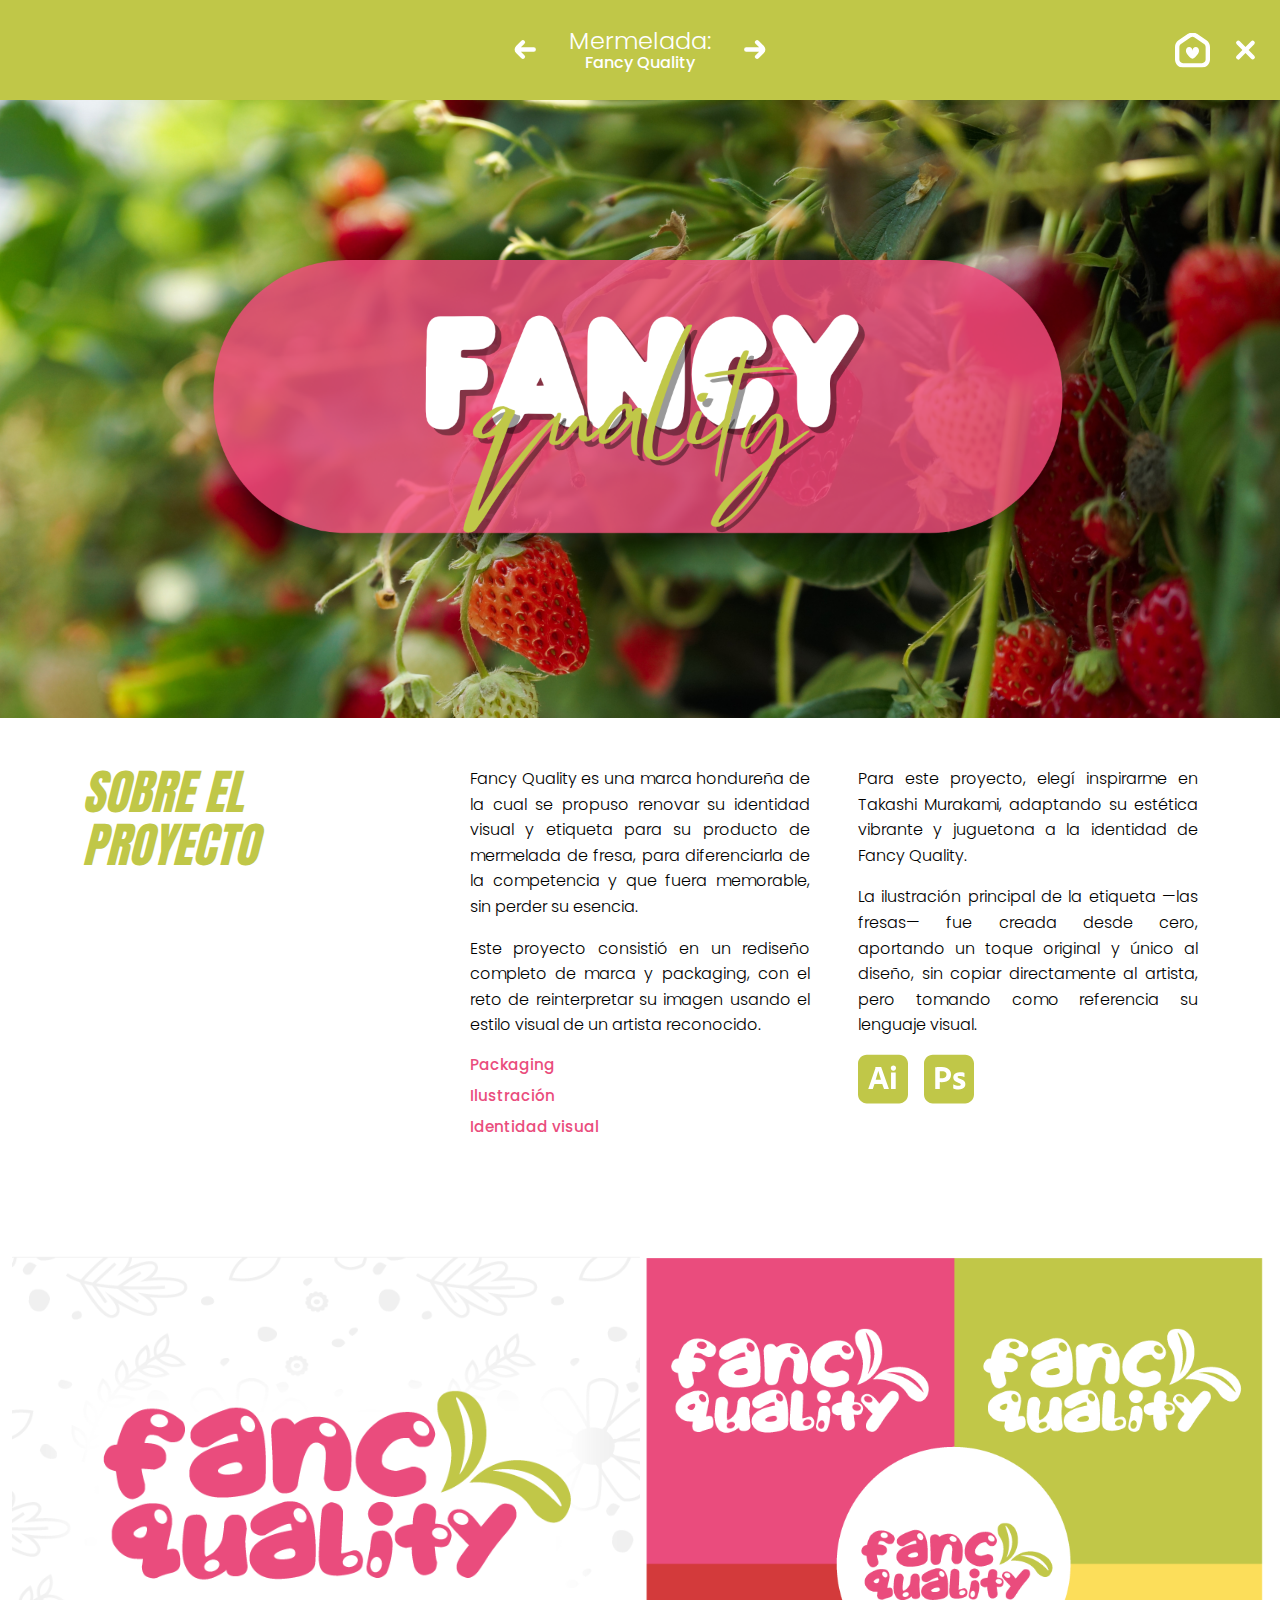
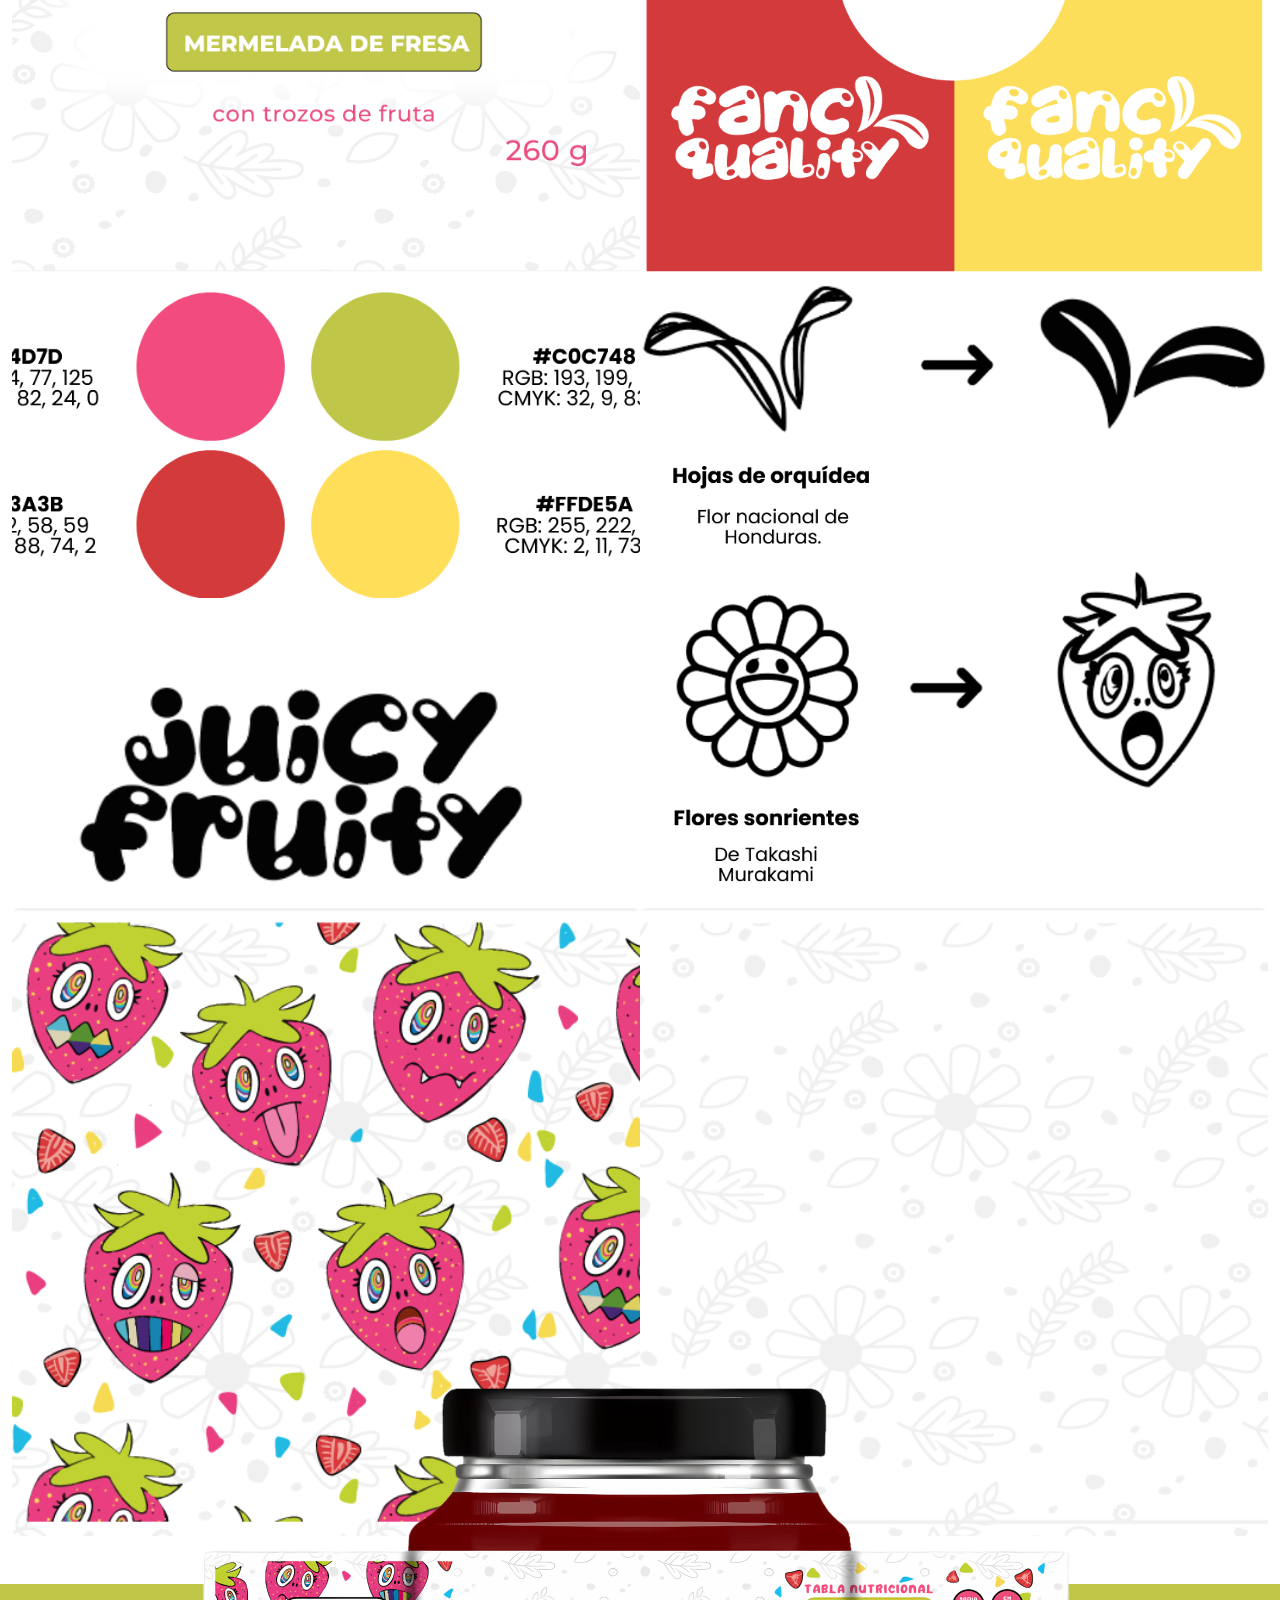
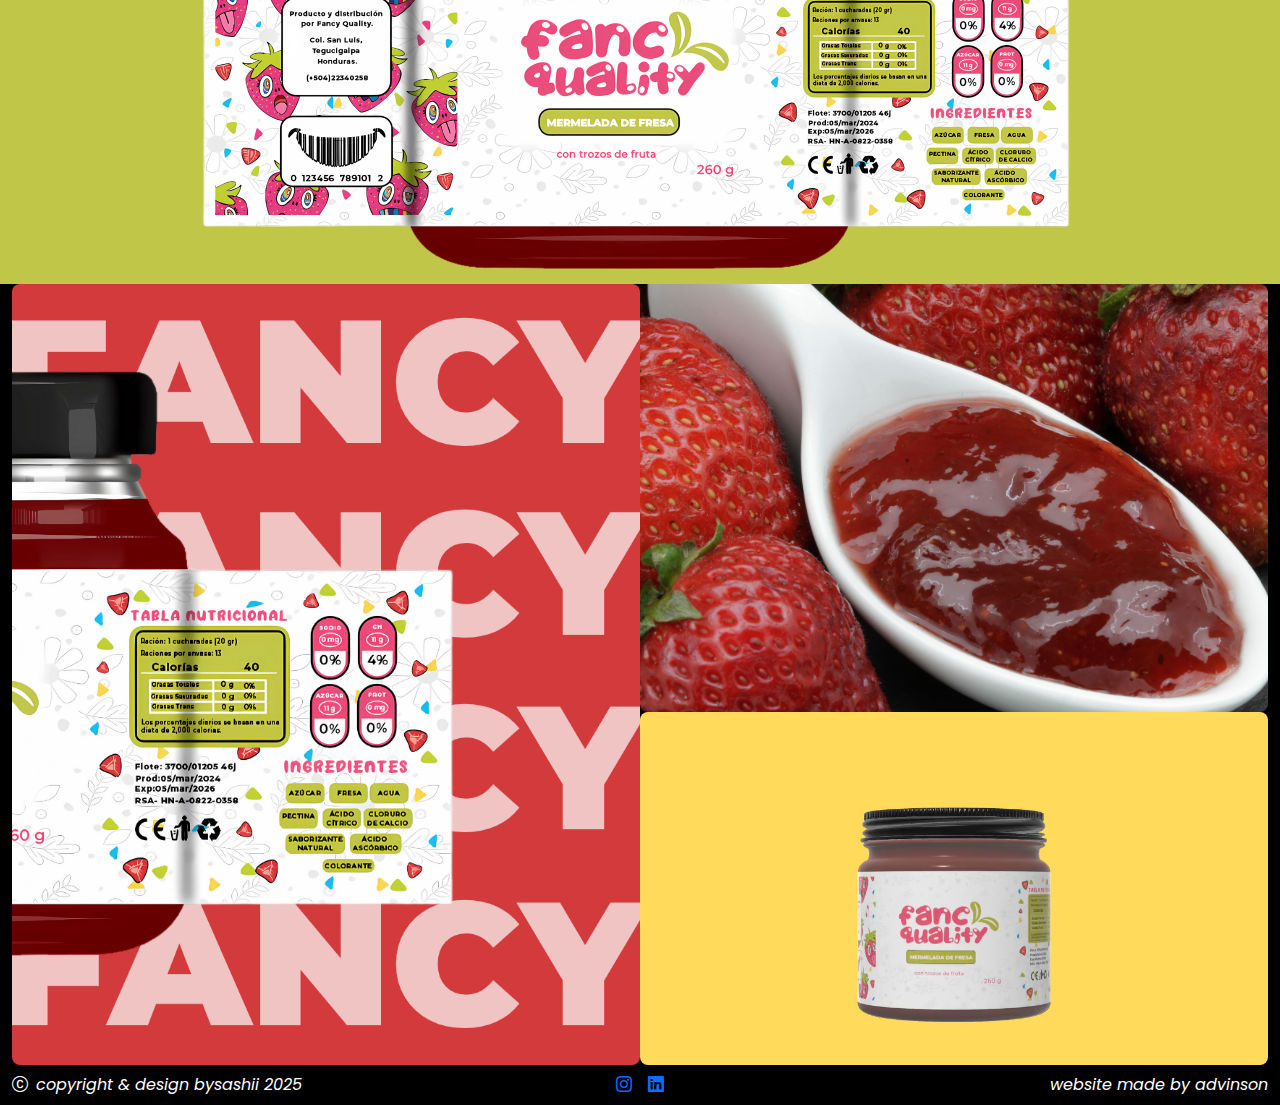
<file: Fancy Quality/fancyQuality.html>
<!DOCTYPE html>
<html lang="es">

<head>
    <meta charset="UTF-8" />
    <meta name="viewport" content="width=device-width, initial-scale=1.0" />
    <title>Fancy Quality</title>
    <!-- Bootstrap CSS -->
    <link href="https://cdn.jsdelivr.net/npm/bootstrap@5.3.3/dist/css/bootstrap.min.css" rel="stylesheet" />
    <link rel="stylesheet" href="https://cdn.jsdelivr.net/npm/bootstrap-icons@1.11.3/font/bootstrap-icons.css">
    <!-- Google Fonts -->
    <link href="https://fonts.googleapis.com/css2?family=Poppins:wght@300;400;500&display=swap" rel="stylesheet" />
    <link href="https://fonts.googleapis.com/css2?family=Anton&display=swap" rel="stylesheet" />
    <!-- Tu CSS personalizado -->
    <link rel="stylesheet" href="css/fancy-css.css" />
</head>

<body>

    <!-- NAVBAR -->
    <header class="navbar-exacto">
        <nav class="nav-container d-flex justify-content-between align-items-center" aria-label="Navegación principal">
            <div class="nav-arrows d-flex align-items-center">
                <!-- Flecha izquierda: ir a página-anterior.html -->
                <a href="../Laika/laika.html" class="arrow-link" aria-label="Página anterior">
                    <img src="../Gamezine/svg/arrow-small-left.svg" alt="" class="icon" />
                </a>

                <div class="nav-title text-center mx-3">
                    <p class="label">Mermelada:</p>
                    <p class="title">Fancy Quality</p>
                </div>

                <!-- Flecha derecha: ir a pagina-siguiente.html -->
                <a href="../Capixidil/capixidil.html" class="arrow-link" aria-label="Página siguiente">
                    <img src="../Gamezine/svg/arrow-small-right.svg" alt="" class="icon" />
                </a>
            </div>

            <div class="nav-icons">

                <a href="../index.html" class="btn p-0" aria-label="Cerrar">
                    <img src="../Gamezine/svg/home-heart.svg" alt="Cerrar" class="icon">
                </a>

                <a href="../index.html" class="btn p-0" aria-label="Cerrar">
                    <img src="../Gamezine/svg/cross-small.svg" alt="Cerrar" class="icon">
                </a>

            </div>
        </nav>
    </header>



    <!-- HERO SECTION -->
    <main class="hero-section container-fluid position-relative d-flex justify-content-center align-items-center px-0">

        <img src="img/portada.png" alt="Fancy Quality" class="hero-img img-fluid" />

    </main>


    <!-- SOBRE EL PROYECTO -->
    <section id="sobre-proyecto" class="py-5">
        <div class="container">
            <div class="row gx-5 align-items-start">

                <!-- Título -->
                <div class="col-12 col-lg-4 mb-4 mb-lg-0">
                    <h2 class="titulo-proyecto">Sobre el<br>proyecto</h2>
                </div>

                <!-- Texto + lista -->
                <div class="col-12 col-lg-4 mb-4 mb-lg-0">
                    <p>
                        Fancy Quality es una marca hondureña de la cual se propuso renovar su identidad
                        visual y etiqueta para su producto de mermelada de fresa, para diferenciarla de
                        la competencia y que fuera memorable, sin perder su esencia.
                    </p>
                    <p>
                        Este proyecto consistió en un rediseño completo de marca y packaging, con el reto
                        de reinterpretar su imagen usando el estilo visual de un artista reconocido.
                    </p>
                    <ul class="lista-tecnologias list-unstyled">
                        <li>Packaging</li>
                        <li>Ilustración</li>
                        <li>Identidad visual</li>
                    </ul>
                </div>

                <!-- Texto + iconos -->
                <div class="col-12 col-lg-4">
                    <p>
                        Para este proyecto, elegí inspirarme en Takashi Murakami, adaptando su estética
                        vibrante y juguetona a la identidad de Fancy Quality.
                    </p>
                    <p>
                        La ilustración principal de la etiqueta —las fresas— fue creada desde cero,
                        aportando un toque original y único al diseño, sin copiar directamente al artista,
                        pero tomando como referencia su lenguaje visual.
                    </p>
                    <div class="iconos-herramientas mt-3">
                        <div class="herramienta">
                            <img src="img/ai-qa.svg" alt="Adobe Illustrator" class="herramienta-icon" />
                        </div>
                        <div class="herramienta">
                            <img src="img/ps-fa.svg" alt="Adobe Photoshop" class="herramienta-icon" />
                        </div>
                    </div>

                </div>

            </div>
        </div>
    </section>



    <!-- GALERÍA DE IMÁGENES -->
    <section id="galeria" class="py-5">
        <div class="container-fluid">
            <div class="row gx-0 gy-0">
                <!-- Item 1 -->
                <div class="col-12 col-md-6">
                    <figure class="galeria-item">
                        <img src="img/fancyquality.png" alt="Descripción imagen 1" class="img-fluid" />
                    </figure>
                </div>
                <!-- Item 2 -->
                <div class="col-12 col-md-6">
                    <figure class="galeria-item">
                        <img src="img/logo.png" alt="Descripción imagen 2" class="img-fluid" />
                    </figure>
                </div>
                <!-- Item 3 -->
                <div class="col-12 col-md-6">
                    <figure class="galeria-item">
                        <img src="img/jf.png" alt="Descripción imagen 3" class="img-fluid" />
                    </figure>
                </div>
                <!-- Item 4 -->
                <div class="col-12 col-md-6">
                    <figure class="galeria-ite">
                        <img src="img/hojas.png" alt="Descripción imagen 4" class="img-fluid" />
                    </figure>
                </div>
                <!-- Item 5 -->
                <div class="col-12 col-md-6">
                    <figure class="galeria-item">
                        <img src="img/fresaspatron.png" alt="Descripción imagen 5" class="img-fluid" />
                    </figure>
                </div>
                <!-- Item 6 -->
                <div class="col-12 col-md-6">
                    <figure class="galeria-item">
                        <img src="img/patron.png" alt="Descripción imagen 6" class="img-fluid" />
                    </figure>
                </div>
            </div>
        </div>
    </section>


    <!-- SECTION: JARRA INVADIENDO -->
    <section id="jarra-invade" class="position-relative">
        <!-- sólo el fondo verde -->
        <div class="bg-verde"></div>

        <!-- ahora la imagen está “fuera” del flujo del fondo -->
        <img src="img/mockup.png" alt="Mermelada Fancy Quality" class="jarra-invade-img img-fluid" />
    </section>


    <!-- SECTION: IMAGEN + IMAGEN/VIDEO -->
    <section id="imagen-video">
        <div class="container-fluid">
            <!-- fila principal SIN gutter -->
            <div class="row g-0">

                <!-- Columna izquierda: quité mb-4, uso g-0 -->
                <div class="col-12 col-md-6 d-flex">
                    <figure class="fig-iso w-100">
                        <img src="img/etiqueta.png" alt="Etiqueta" class="img-fluid cover" />
                    </figure>
                </div>

                <!-- Columna derecha: igualmente SIN gutter -->
                <div class="col-12 col-md-6 d-flex flex-column">
                    <!-- fila interna SIN gutter -->
                    <div class="row g-0 flex-grow-1">

                        <!-- Fila 1: imagen -->
                        <div class="col-12">
                            <figure class="fig-iso w-100">
                                <img src="img/mermelada.png" alt="Mermelada" class="img-fluid cover" />
                            </figure>
                        </div>

                        <!-- Fila 2: video -->
                        <div class="col-12">
                            <div class="video-wrap position-relative">
                                <video id="video-fancy" src="img/videofinal.mp4" muted autoplay playsinline
                                    webkit-playsinline loop preload="metadata"
                                    class="video-loop position-absolute top-0 start-0 w-100 h-100">
                                </video>
                            </div>
                        </div>

                    </div>
                </div>

            </div>
        </div>
    </section>






    <!-- ===== FOOTER ===== -->
    <footer class="site-footer">
        <div class="container-xxl py-2">
            <div class="row align-items-center text-center text-lg-start gx-0">
                <div class="col-12 col-lg-4 mb-2 mb-lg-0">
                    <i class="bi bi-c-circle me-2"></i><em>copyright & design bysashii 2025</em>
                </div>

                <div class="col-12 col-lg-4 d-flex justify-content-center gap-3 mb-2 mb-lg-0">
                    <a href="https://www.instagram.com/bysashiii/" class="social-link"><i
                            class="bi bi-instagram"></i></a>
                    <a href="https://www.linkedin.com/in/scarlethmassou/"" class=" social-link circle"><i
                            class="bi bi-linkedin"></i></a>
                </div>

                <div class="col-12 col-lg-4 text-lg-end">
                    <em>website made by advinson</em>
                </div>
            </div>
        </div>
    </footer>


    <!-- Script para numeración interactiva -->
    <script src="https://cdn.jsdelivr.net/npm/bootstrap@5.3.3/dist/js/bootstrap.bundle.min.js"></script>

    <script src="js/fq.js"></script>
</body>

</html>
</file>
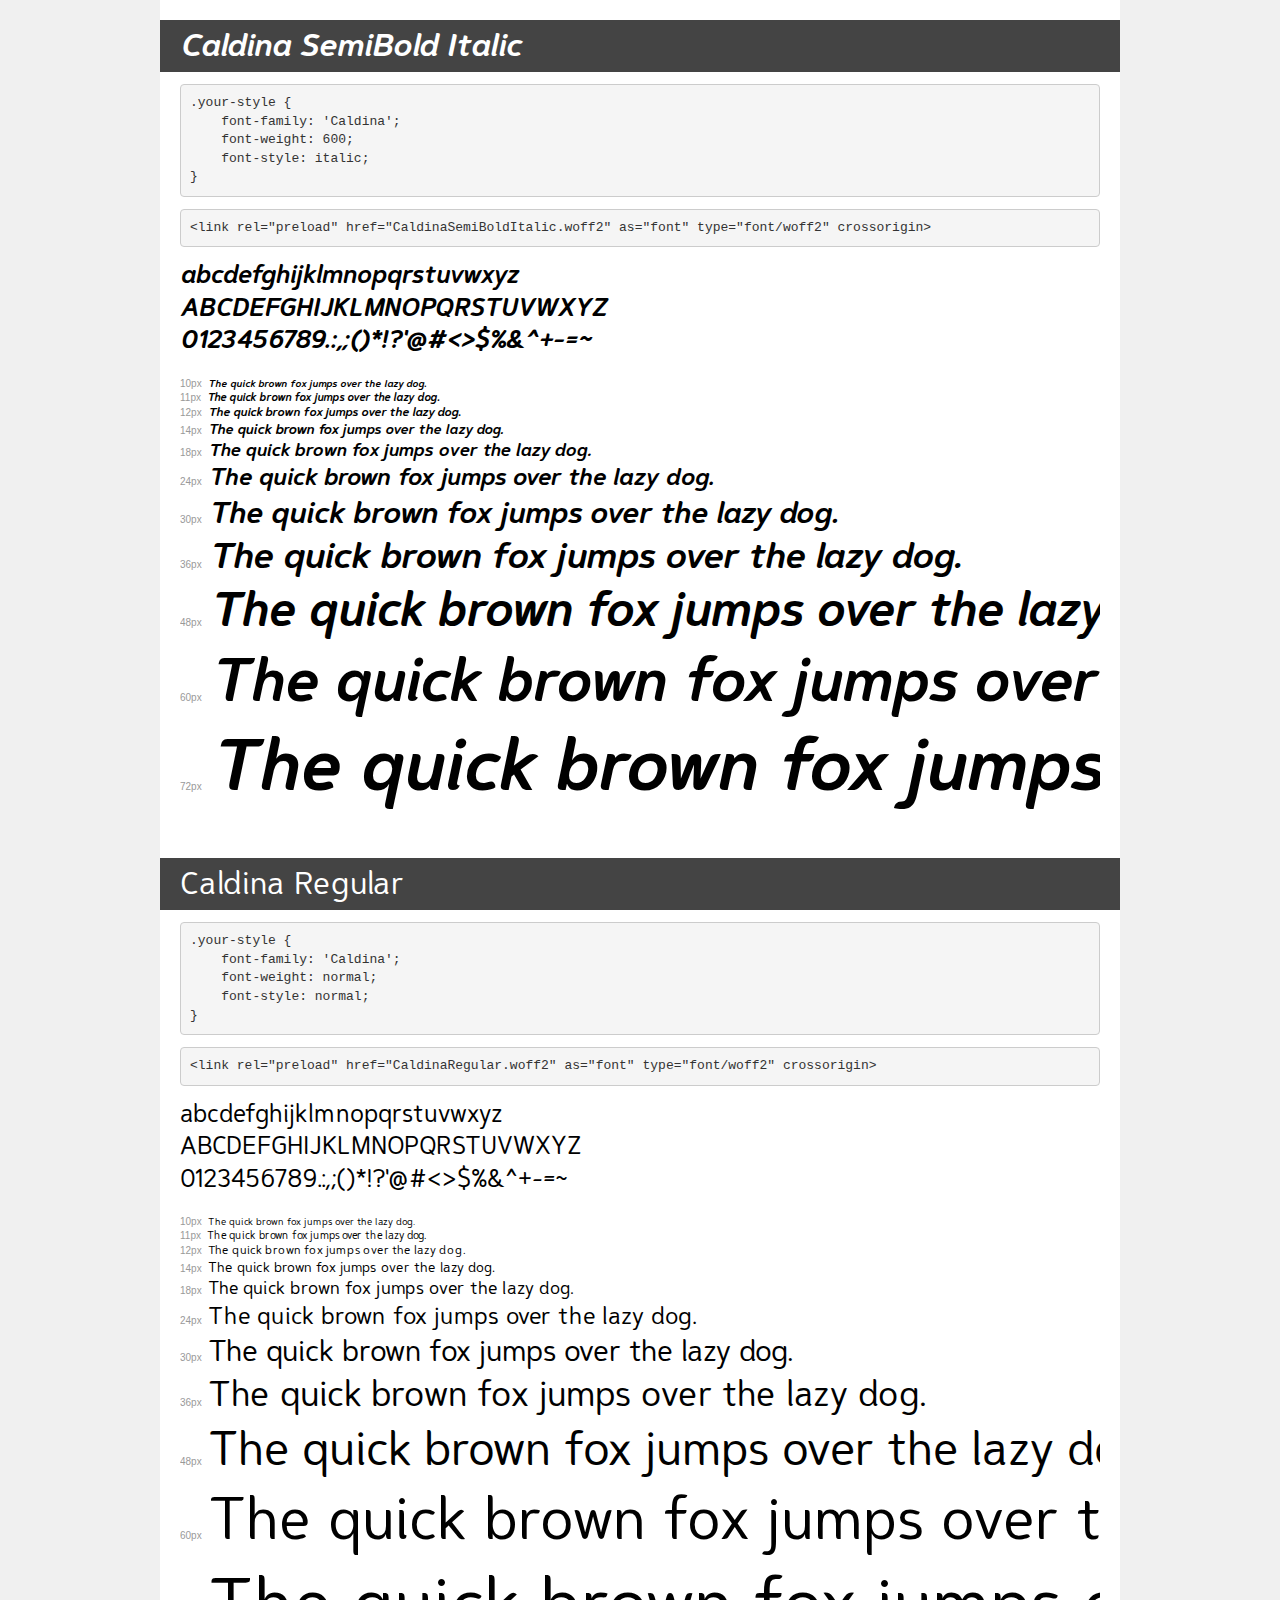
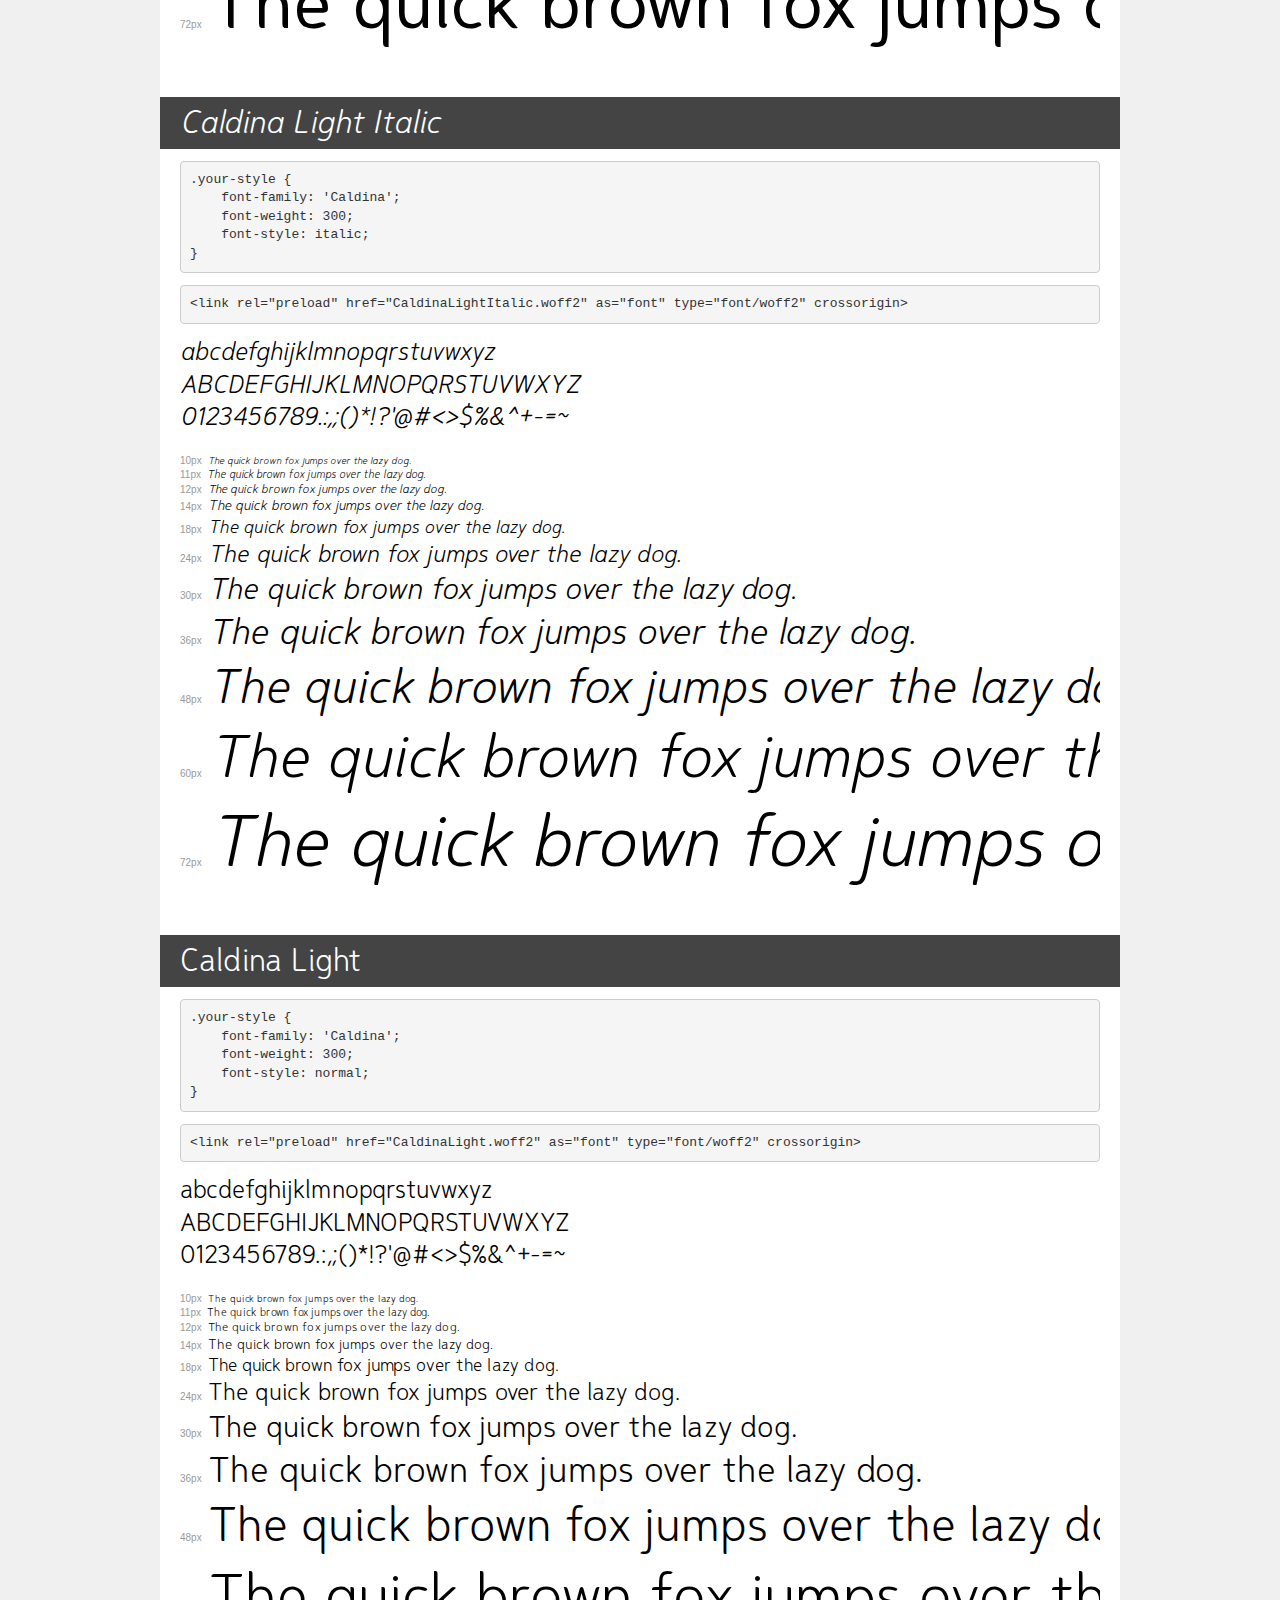
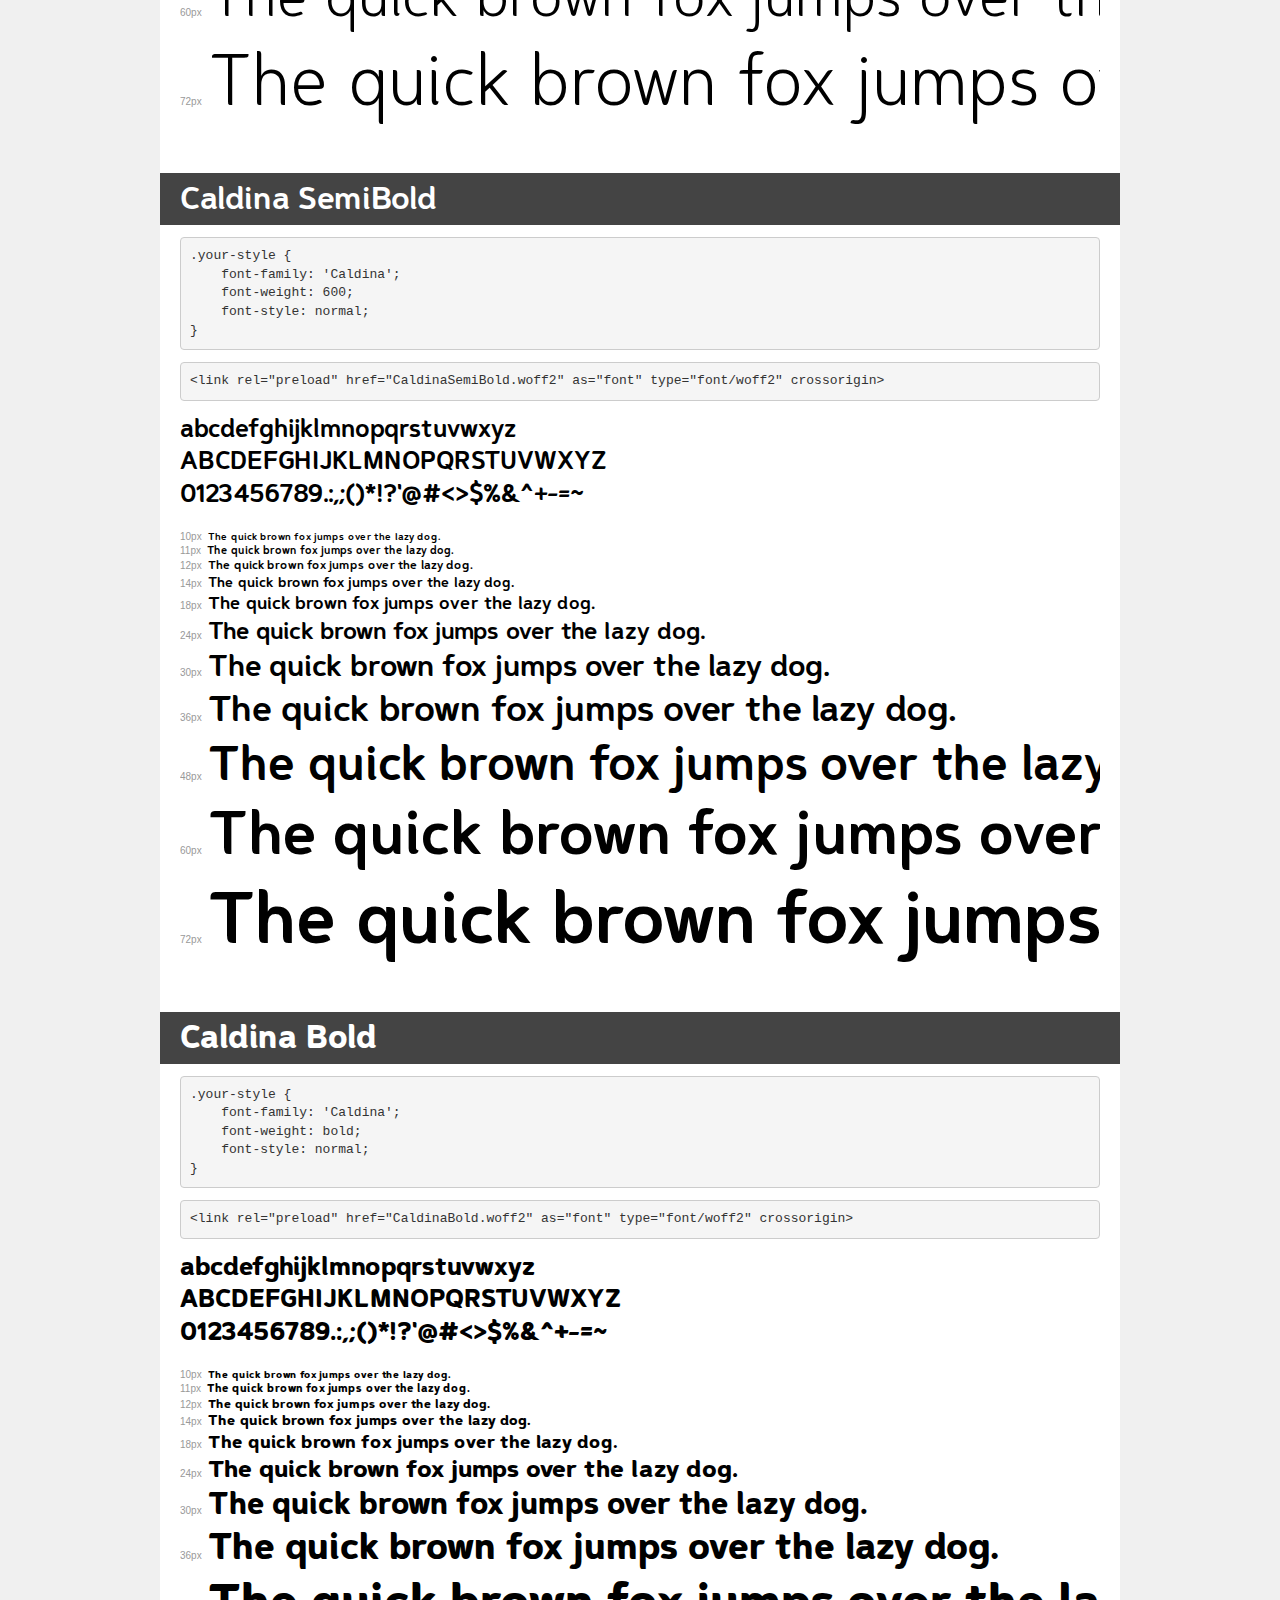
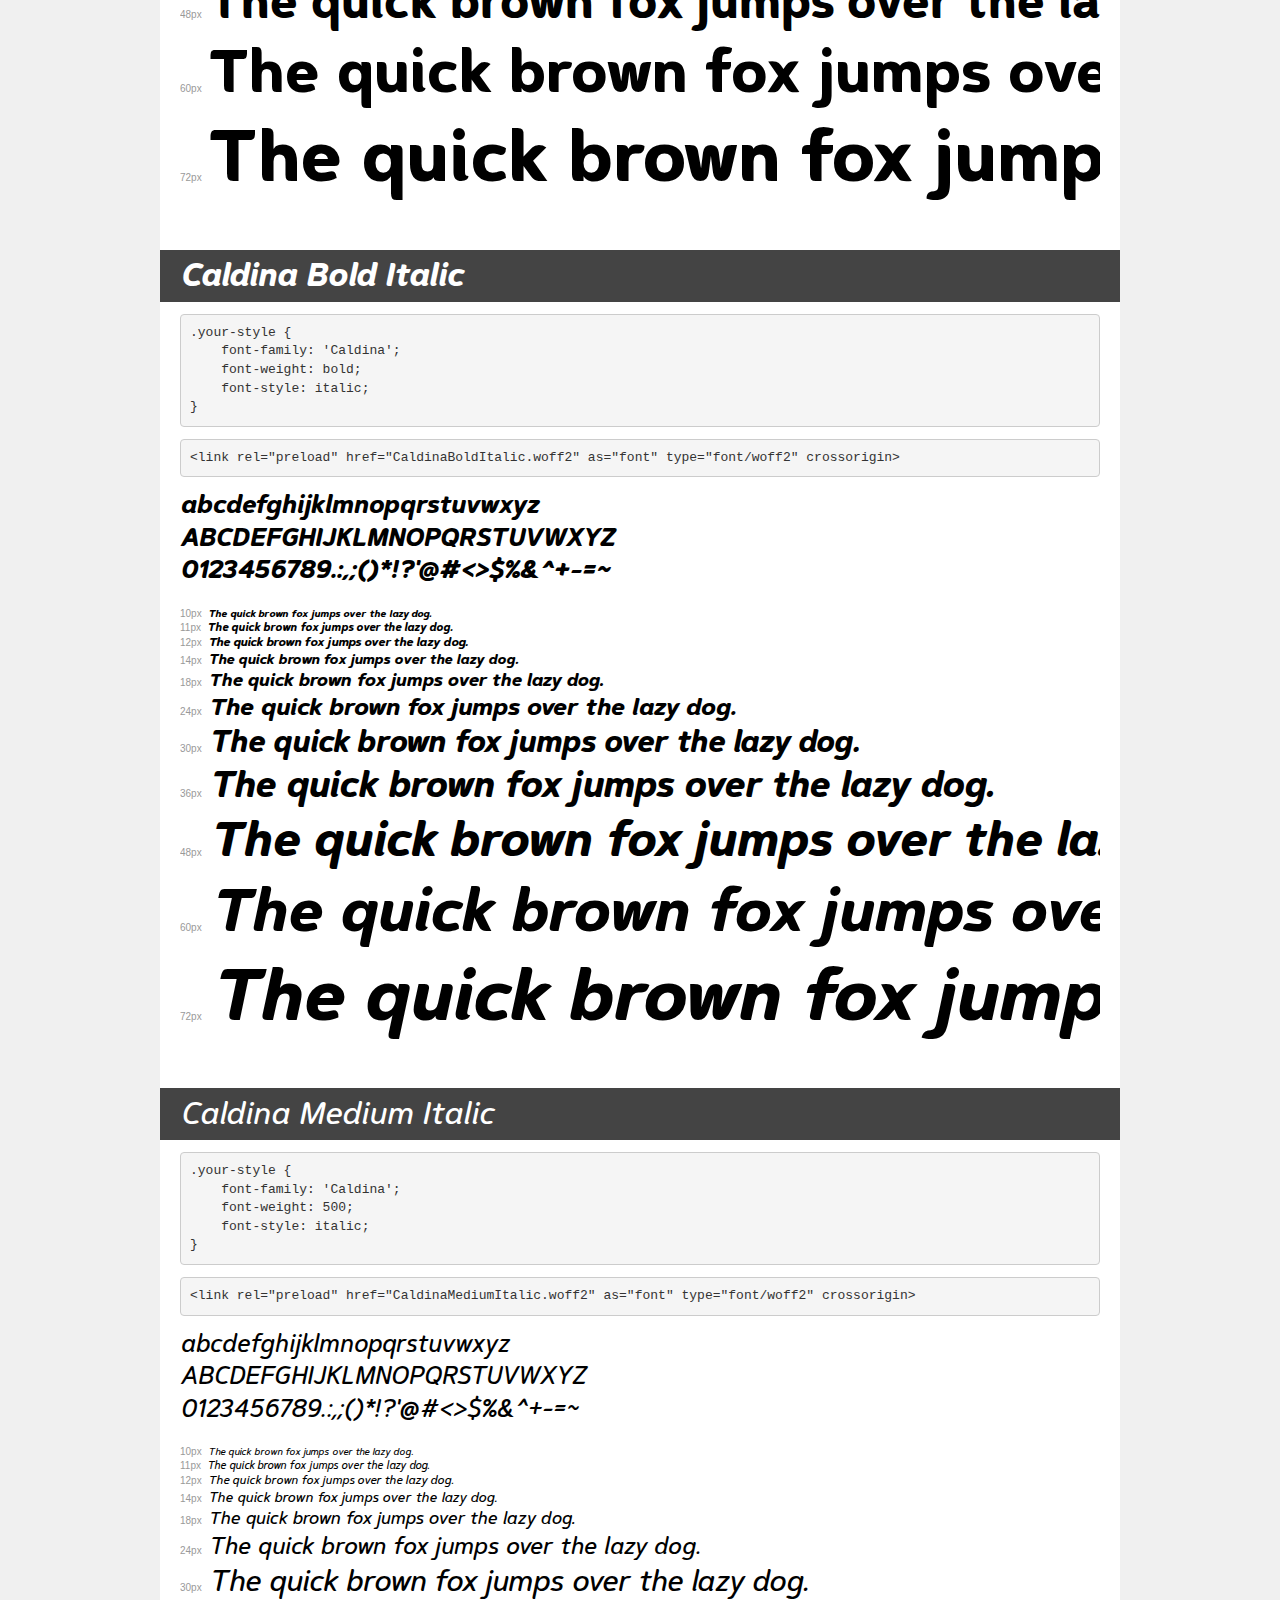
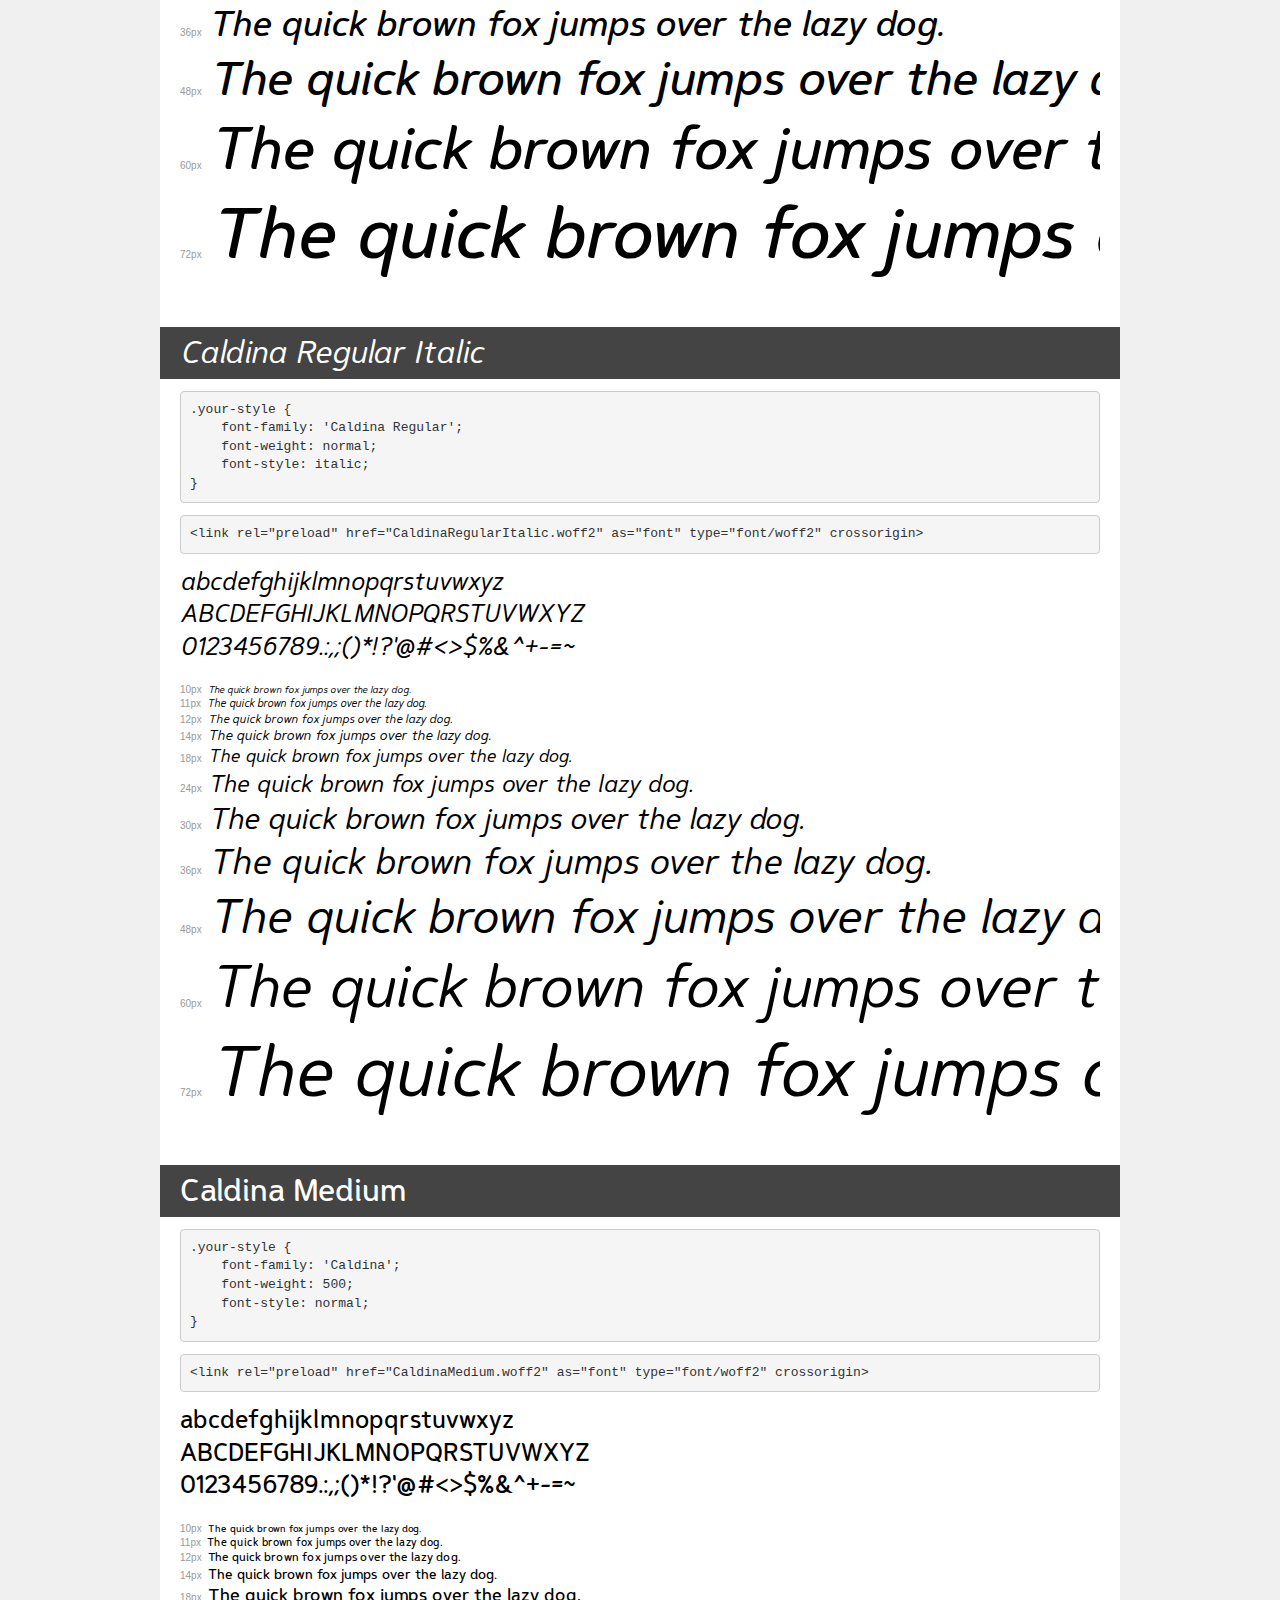
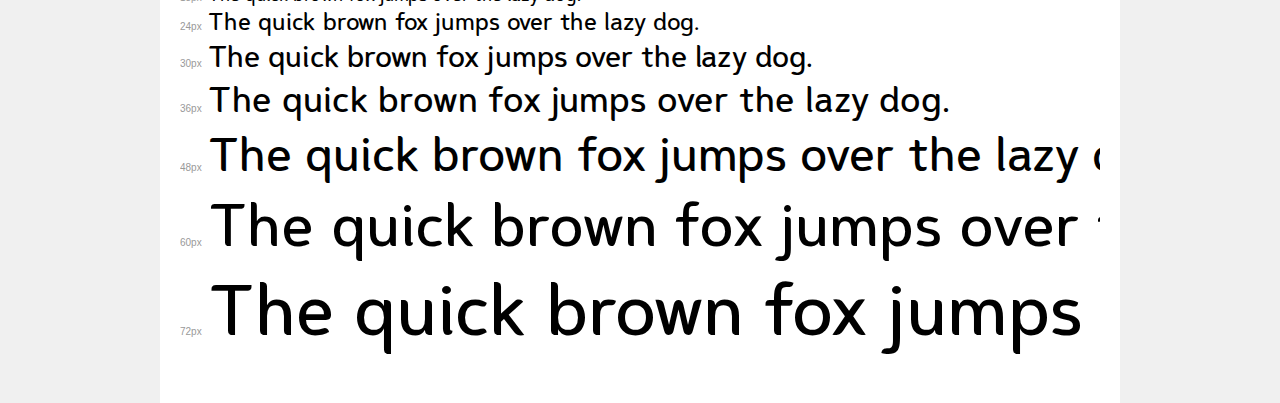
<file: fonts/caldina/demo.html>
<!DOCTYPE html>
<html lang="en">
<head>
    <meta charset="utf-8">
    <meta http-equiv="X-UA-Compatible" content="IE=edge">
    <meta name="viewport" content="width=device-width, initial-scale=1">
    <meta name="robots" content="noindex, noarchive">
    <meta name="format-detection" content="telephone=no">
    <title>Transfonter demo</title>
    <link href="stylesheet.css" rel="stylesheet">
    <style>
        /*
        http://meyerweb.com/eric/tools/css/reset/
        v2.0 | 20110126
        License: none (public domain)
        */
        html, body, div, span, applet, object, iframe,
        h1, h2, h3, h4, h5, h6, p, blockquote, pre,
        a, abbr, acronym, address, big, cite, code,
        del, dfn, em, img, ins, kbd, q, s, samp,
        small, strike, strong, sub, sup, tt, var,
        b, u, i, center,
        dl, dt, dd, ol, ul, li,
        fieldset, form, label, legend,
        table, caption, tbody, tfoot, thead, tr, th, td,
        article, aside, canvas, details, embed,
        figure, figcaption, footer, header, hgroup,
        menu, nav, output, ruby, section, summary,
        time, mark, audio, video {
            margin: 0;
            padding: 0;
            border: 0;
            font-size: 100%;
            font: inherit;
            vertical-align: baseline;
        }
        /* HTML5 display-role reset for older browsers */
        article, aside, details, figcaption, figure,
        footer, header, hgroup, menu, nav, section {
            display: block;
        }
        body {
            line-height: 1;
        }
        ol, ul {
            list-style: none;
        }
        blockquote, q {
            quotes: none;
        }
        blockquote:before, blockquote:after,
        q:before, q:after {
            content: '';
            content: none;
        }
        table {
            border-collapse: collapse;
            border-spacing: 0;
        }
        /* demo styles */
        body {
            background: #f0f0f0;
            color: #000;
        }
        .page {
            background: #fff;
            width: 920px;
            margin: 0 auto;
            padding: 20px 20px 0 20px;
            overflow: hidden;
        }
        .font-container {
            overflow-x: auto;
            overflow-y: hidden;
            margin-bottom: 40px;
            line-height: 1.3;
            white-space: nowrap;
            padding-bottom: 5px;
        }
        h1 {
            position: relative;
            background: #444;
            font-size: 32px;
            color: #fff;
            padding: 10px 20px;
            margin: 0 -20px 12px -20px;
        }
        .letters {
            font-size: 25px;
            margin-bottom: 20px;
        }
        .s10:before {
            content: '10px';
        }
        .s11:before {
            content: '11px';
        }
        .s12:before {
            content: '12px';
        }
        .s14:before {
            content: '14px';
        }
        .s18:before {
            content: '18px';
        }
        .s24:before {
            content: '24px';
        }
        .s30:before {
            content: '30px';
        }
        .s36:before {
            content: '36px';
        }
        .s48:before {
            content: '48px';
        }
        .s60:before {
            content: '60px';
        }
        .s72:before {
            content: '72px';
        }
        .s10:before, .s11:before, .s12:before, .s14:before,
        .s18:before, .s24:before, .s30:before, .s36:before,
        .s48:before, .s60:before, .s72:before {
            font-family: Arial, sans-serif;
            font-size: 10px;
            font-weight: normal;
            font-style: normal;
            color: #999;
            padding-right: 6px;
        }
        pre {
            display: block;
            padding: 9px;
            margin: 0 0 12px;
            font-family: Monaco, Menlo, Consolas, "Courier New", monospace;
            font-size: 13px;
            line-height: 1.428571429;
            color: #333;
            font-weight: normal;
            font-style: normal;
            background-color: #f5f5f5;
            border: 1px solid #ccc;
            overflow-x: auto;
            border-radius: 4px;
        }
        /* responsive */
        @media (max-width: 959px) {
            .page {
                width: auto;
                margin: 0;
            }
        }
    </style>
</head>
<body>
<div class="page">
    <div class="demo">
        <h1 style="font-family: 'Caldina'; font-weight: 600; font-style: italic;">Caldina SemiBold Italic</h1>
        <pre title="Usage">.your-style {
    font-family: 'Caldina';
    font-weight: 600;
    font-style: italic;
}</pre>
        <pre title="Preload (optional)">
&lt;link rel=&quot;preload&quot; href=&quot;CaldinaSemiBoldItalic.woff2&quot; as=&quot;font&quot; type=&quot;font/woff2&quot; crossorigin&gt;</pre>
        <div class="font-container" style="font-family: 'Caldina'; font-weight: 600; font-style: italic;">
            <p class="letters">
                abcdefghijklmnopqrstuvwxyz<br>
ABCDEFGHIJKLMNOPQRSTUVWXYZ<br>
                0123456789.:,;()*!?'@#&lt;&gt;$%&^+-=~
            </p>
            <p class="s10" style="font-size: 10px;">The quick brown fox jumps over the lazy dog.</p>
            <p class="s11" style="font-size: 11px;">The quick brown fox jumps over the lazy dog.</p>
            <p class="s12" style="font-size: 12px;">The quick brown fox jumps over the lazy dog.</p>
            <p class="s14" style="font-size: 14px;">The quick brown fox jumps over the lazy dog.</p>
            <p class="s18" style="font-size: 18px;">The quick brown fox jumps over the lazy dog.</p>
            <p class="s24" style="font-size: 24px;">The quick brown fox jumps over the lazy dog.</p>
            <p class="s30" style="font-size: 30px;">The quick brown fox jumps over the lazy dog.</p>
            <p class="s36" style="font-size: 36px;">The quick brown fox jumps over the lazy dog.</p>
            <p class="s48" style="font-size: 48px;">The quick brown fox jumps over the lazy dog.</p>
            <p class="s60" style="font-size: 60px;">The quick brown fox jumps over the lazy dog.</p>
            <p class="s72" style="font-size: 72px;">The quick brown fox jumps over the lazy dog.</p>
        </div>
    </div>

    <div class="demo">
        <h1 style="font-family: 'Caldina'; font-weight: normal; font-style: normal;">Caldina Regular</h1>
        <pre title="Usage">.your-style {
    font-family: 'Caldina';
    font-weight: normal;
    font-style: normal;
}</pre>
        <pre title="Preload (optional)">
&lt;link rel=&quot;preload&quot; href=&quot;CaldinaRegular.woff2&quot; as=&quot;font&quot; type=&quot;font/woff2&quot; crossorigin&gt;</pre>
        <div class="font-container" style="font-family: 'Caldina'; font-weight: normal; font-style: normal;">
            <p class="letters">
                abcdefghijklmnopqrstuvwxyz<br>
ABCDEFGHIJKLMNOPQRSTUVWXYZ<br>
                0123456789.:,;()*!?'@#&lt;&gt;$%&^+-=~
            </p>
            <p class="s10" style="font-size: 10px;">The quick brown fox jumps over the lazy dog.</p>
            <p class="s11" style="font-size: 11px;">The quick brown fox jumps over the lazy dog.</p>
            <p class="s12" style="font-size: 12px;">The quick brown fox jumps over the lazy dog.</p>
            <p class="s14" style="font-size: 14px;">The quick brown fox jumps over the lazy dog.</p>
            <p class="s18" style="font-size: 18px;">The quick brown fox jumps over the lazy dog.</p>
            <p class="s24" style="font-size: 24px;">The quick brown fox jumps over the lazy dog.</p>
            <p class="s30" style="font-size: 30px;">The quick brown fox jumps over the lazy dog.</p>
            <p class="s36" style="font-size: 36px;">The quick brown fox jumps over the lazy dog.</p>
            <p class="s48" style="font-size: 48px;">The quick brown fox jumps over the lazy dog.</p>
            <p class="s60" style="font-size: 60px;">The quick brown fox jumps over the lazy dog.</p>
            <p class="s72" style="font-size: 72px;">The quick brown fox jumps over the lazy dog.</p>
        </div>
    </div>

    <div class="demo">
        <h1 style="font-family: 'Caldina'; font-weight: 300; font-style: italic;">Caldina Light Italic</h1>
        <pre title="Usage">.your-style {
    font-family: 'Caldina';
    font-weight: 300;
    font-style: italic;
}</pre>
        <pre title="Preload (optional)">
&lt;link rel=&quot;preload&quot; href=&quot;CaldinaLightItalic.woff2&quot; as=&quot;font&quot; type=&quot;font/woff2&quot; crossorigin&gt;</pre>
        <div class="font-container" style="font-family: 'Caldina'; font-weight: 300; font-style: italic;">
            <p class="letters">
                abcdefghijklmnopqrstuvwxyz<br>
ABCDEFGHIJKLMNOPQRSTUVWXYZ<br>
                0123456789.:,;()*!?'@#&lt;&gt;$%&^+-=~
            </p>
            <p class="s10" style="font-size: 10px;">The quick brown fox jumps over the lazy dog.</p>
            <p class="s11" style="font-size: 11px;">The quick brown fox jumps over the lazy dog.</p>
            <p class="s12" style="font-size: 12px;">The quick brown fox jumps over the lazy dog.</p>
            <p class="s14" style="font-size: 14px;">The quick brown fox jumps over the lazy dog.</p>
            <p class="s18" style="font-size: 18px;">The quick brown fox jumps over the lazy dog.</p>
            <p class="s24" style="font-size: 24px;">The quick brown fox jumps over the lazy dog.</p>
            <p class="s30" style="font-size: 30px;">The quick brown fox jumps over the lazy dog.</p>
            <p class="s36" style="font-size: 36px;">The quick brown fox jumps over the lazy dog.</p>
            <p class="s48" style="font-size: 48px;">The quick brown fox jumps over the lazy dog.</p>
            <p class="s60" style="font-size: 60px;">The quick brown fox jumps over the lazy dog.</p>
            <p class="s72" style="font-size: 72px;">The quick brown fox jumps over the lazy dog.</p>
        </div>
    </div>

    <div class="demo">
        <h1 style="font-family: 'Caldina'; font-weight: 300; font-style: normal;">Caldina Light</h1>
        <pre title="Usage">.your-style {
    font-family: 'Caldina';
    font-weight: 300;
    font-style: normal;
}</pre>
        <pre title="Preload (optional)">
&lt;link rel=&quot;preload&quot; href=&quot;CaldinaLight.woff2&quot; as=&quot;font&quot; type=&quot;font/woff2&quot; crossorigin&gt;</pre>
        <div class="font-container" style="font-family: 'Caldina'; font-weight: 300; font-style: normal;">
            <p class="letters">
                abcdefghijklmnopqrstuvwxyz<br>
ABCDEFGHIJKLMNOPQRSTUVWXYZ<br>
                0123456789.:,;()*!?'@#&lt;&gt;$%&^+-=~
            </p>
            <p class="s10" style="font-size: 10px;">The quick brown fox jumps over the lazy dog.</p>
            <p class="s11" style="font-size: 11px;">The quick brown fox jumps over the lazy dog.</p>
            <p class="s12" style="font-size: 12px;">The quick brown fox jumps over the lazy dog.</p>
            <p class="s14" style="font-size: 14px;">The quick brown fox jumps over the lazy dog.</p>
            <p class="s18" style="font-size: 18px;">The quick brown fox jumps over the lazy dog.</p>
            <p class="s24" style="font-size: 24px;">The quick brown fox jumps over the lazy dog.</p>
            <p class="s30" style="font-size: 30px;">The quick brown fox jumps over the lazy dog.</p>
            <p class="s36" style="font-size: 36px;">The quick brown fox jumps over the lazy dog.</p>
            <p class="s48" style="font-size: 48px;">The quick brown fox jumps over the lazy dog.</p>
            <p class="s60" style="font-size: 60px;">The quick brown fox jumps over the lazy dog.</p>
            <p class="s72" style="font-size: 72px;">The quick brown fox jumps over the lazy dog.</p>
        </div>
    </div>

    <div class="demo">
        <h1 style="font-family: 'Caldina'; font-weight: 600; font-style: normal;">Caldina SemiBold</h1>
        <pre title="Usage">.your-style {
    font-family: 'Caldina';
    font-weight: 600;
    font-style: normal;
}</pre>
        <pre title="Preload (optional)">
&lt;link rel=&quot;preload&quot; href=&quot;CaldinaSemiBold.woff2&quot; as=&quot;font&quot; type=&quot;font/woff2&quot; crossorigin&gt;</pre>
        <div class="font-container" style="font-family: 'Caldina'; font-weight: 600; font-style: normal;">
            <p class="letters">
                abcdefghijklmnopqrstuvwxyz<br>
ABCDEFGHIJKLMNOPQRSTUVWXYZ<br>
                0123456789.:,;()*!?'@#&lt;&gt;$%&^+-=~
            </p>
            <p class="s10" style="font-size: 10px;">The quick brown fox jumps over the lazy dog.</p>
            <p class="s11" style="font-size: 11px;">The quick brown fox jumps over the lazy dog.</p>
            <p class="s12" style="font-size: 12px;">The quick brown fox jumps over the lazy dog.</p>
            <p class="s14" style="font-size: 14px;">The quick brown fox jumps over the lazy dog.</p>
            <p class="s18" style="font-size: 18px;">The quick brown fox jumps over the lazy dog.</p>
            <p class="s24" style="font-size: 24px;">The quick brown fox jumps over the lazy dog.</p>
            <p class="s30" style="font-size: 30px;">The quick brown fox jumps over the lazy dog.</p>
            <p class="s36" style="font-size: 36px;">The quick brown fox jumps over the lazy dog.</p>
            <p class="s48" style="font-size: 48px;">The quick brown fox jumps over the lazy dog.</p>
            <p class="s60" style="font-size: 60px;">The quick brown fox jumps over the lazy dog.</p>
            <p class="s72" style="font-size: 72px;">The quick brown fox jumps over the lazy dog.</p>
        </div>
    </div>

    <div class="demo">
        <h1 style="font-family: 'Caldina'; font-weight: bold; font-style: normal;">Caldina Bold</h1>
        <pre title="Usage">.your-style {
    font-family: 'Caldina';
    font-weight: bold;
    font-style: normal;
}</pre>
        <pre title="Preload (optional)">
&lt;link rel=&quot;preload&quot; href=&quot;CaldinaBold.woff2&quot; as=&quot;font&quot; type=&quot;font/woff2&quot; crossorigin&gt;</pre>
        <div class="font-container" style="font-family: 'Caldina'; font-weight: bold; font-style: normal;">
            <p class="letters">
                abcdefghijklmnopqrstuvwxyz<br>
ABCDEFGHIJKLMNOPQRSTUVWXYZ<br>
                0123456789.:,;()*!?'@#&lt;&gt;$%&^+-=~
            </p>
            <p class="s10" style="font-size: 10px;">The quick brown fox jumps over the lazy dog.</p>
            <p class="s11" style="font-size: 11px;">The quick brown fox jumps over the lazy dog.</p>
            <p class="s12" style="font-size: 12px;">The quick brown fox jumps over the lazy dog.</p>
            <p class="s14" style="font-size: 14px;">The quick brown fox jumps over the lazy dog.</p>
            <p class="s18" style="font-size: 18px;">The quick brown fox jumps over the lazy dog.</p>
            <p class="s24" style="font-size: 24px;">The quick brown fox jumps over the lazy dog.</p>
            <p class="s30" style="font-size: 30px;">The quick brown fox jumps over the lazy dog.</p>
            <p class="s36" style="font-size: 36px;">The quick brown fox jumps over the lazy dog.</p>
            <p class="s48" style="font-size: 48px;">The quick brown fox jumps over the lazy dog.</p>
            <p class="s60" style="font-size: 60px;">The quick brown fox jumps over the lazy dog.</p>
            <p class="s72" style="font-size: 72px;">The quick brown fox jumps over the lazy dog.</p>
        </div>
    </div>

    <div class="demo">
        <h1 style="font-family: 'Caldina'; font-weight: bold; font-style: italic;">Caldina Bold Italic</h1>
        <pre title="Usage">.your-style {
    font-family: 'Caldina';
    font-weight: bold;
    font-style: italic;
}</pre>
        <pre title="Preload (optional)">
&lt;link rel=&quot;preload&quot; href=&quot;CaldinaBoldItalic.woff2&quot; as=&quot;font&quot; type=&quot;font/woff2&quot; crossorigin&gt;</pre>
        <div class="font-container" style="font-family: 'Caldina'; font-weight: bold; font-style: italic;">
            <p class="letters">
                abcdefghijklmnopqrstuvwxyz<br>
ABCDEFGHIJKLMNOPQRSTUVWXYZ<br>
                0123456789.:,;()*!?'@#&lt;&gt;$%&^+-=~
            </p>
            <p class="s10" style="font-size: 10px;">The quick brown fox jumps over the lazy dog.</p>
            <p class="s11" style="font-size: 11px;">The quick brown fox jumps over the lazy dog.</p>
            <p class="s12" style="font-size: 12px;">The quick brown fox jumps over the lazy dog.</p>
            <p class="s14" style="font-size: 14px;">The quick brown fox jumps over the lazy dog.</p>
            <p class="s18" style="font-size: 18px;">The quick brown fox jumps over the lazy dog.</p>
            <p class="s24" style="font-size: 24px;">The quick brown fox jumps over the lazy dog.</p>
            <p class="s30" style="font-size: 30px;">The quick brown fox jumps over the lazy dog.</p>
            <p class="s36" style="font-size: 36px;">The quick brown fox jumps over the lazy dog.</p>
            <p class="s48" style="font-size: 48px;">The quick brown fox jumps over the lazy dog.</p>
            <p class="s60" style="font-size: 60px;">The quick brown fox jumps over the lazy dog.</p>
            <p class="s72" style="font-size: 72px;">The quick brown fox jumps over the lazy dog.</p>
        </div>
    </div>

    <div class="demo">
        <h1 style="font-family: 'Caldina'; font-weight: 500; font-style: italic;">Caldina Medium Italic</h1>
        <pre title="Usage">.your-style {
    font-family: 'Caldina';
    font-weight: 500;
    font-style: italic;
}</pre>
        <pre title="Preload (optional)">
&lt;link rel=&quot;preload&quot; href=&quot;CaldinaMediumItalic.woff2&quot; as=&quot;font&quot; type=&quot;font/woff2&quot; crossorigin&gt;</pre>
        <div class="font-container" style="font-family: 'Caldina'; font-weight: 500; font-style: italic;">
            <p class="letters">
                abcdefghijklmnopqrstuvwxyz<br>
ABCDEFGHIJKLMNOPQRSTUVWXYZ<br>
                0123456789.:,;()*!?'@#&lt;&gt;$%&^+-=~
            </p>
            <p class="s10" style="font-size: 10px;">The quick brown fox jumps over the lazy dog.</p>
            <p class="s11" style="font-size: 11px;">The quick brown fox jumps over the lazy dog.</p>
            <p class="s12" style="font-size: 12px;">The quick brown fox jumps over the lazy dog.</p>
            <p class="s14" style="font-size: 14px;">The quick brown fox jumps over the lazy dog.</p>
            <p class="s18" style="font-size: 18px;">The quick brown fox jumps over the lazy dog.</p>
            <p class="s24" style="font-size: 24px;">The quick brown fox jumps over the lazy dog.</p>
            <p class="s30" style="font-size: 30px;">The quick brown fox jumps over the lazy dog.</p>
            <p class="s36" style="font-size: 36px;">The quick brown fox jumps over the lazy dog.</p>
            <p class="s48" style="font-size: 48px;">The quick brown fox jumps over the lazy dog.</p>
            <p class="s60" style="font-size: 60px;">The quick brown fox jumps over the lazy dog.</p>
            <p class="s72" style="font-size: 72px;">The quick brown fox jumps over the lazy dog.</p>
        </div>
    </div>

    <div class="demo">
        <h1 style="font-family: 'Caldina Regular'; font-weight: normal; font-style: italic;">Caldina Regular Italic</h1>
        <pre title="Usage">.your-style {
    font-family: 'Caldina Regular';
    font-weight: normal;
    font-style: italic;
}</pre>
        <pre title="Preload (optional)">
&lt;link rel=&quot;preload&quot; href=&quot;CaldinaRegularItalic.woff2&quot; as=&quot;font&quot; type=&quot;font/woff2&quot; crossorigin&gt;</pre>
        <div class="font-container" style="font-family: 'Caldina Regular'; font-weight: normal; font-style: italic;">
            <p class="letters">
                abcdefghijklmnopqrstuvwxyz<br>
ABCDEFGHIJKLMNOPQRSTUVWXYZ<br>
                0123456789.:,;()*!?'@#&lt;&gt;$%&^+-=~
            </p>
            <p class="s10" style="font-size: 10px;">The quick brown fox jumps over the lazy dog.</p>
            <p class="s11" style="font-size: 11px;">The quick brown fox jumps over the lazy dog.</p>
            <p class="s12" style="font-size: 12px;">The quick brown fox jumps over the lazy dog.</p>
            <p class="s14" style="font-size: 14px;">The quick brown fox jumps over the lazy dog.</p>
            <p class="s18" style="font-size: 18px;">The quick brown fox jumps over the lazy dog.</p>
            <p class="s24" style="font-size: 24px;">The quick brown fox jumps over the lazy dog.</p>
            <p class="s30" style="font-size: 30px;">The quick brown fox jumps over the lazy dog.</p>
            <p class="s36" style="font-size: 36px;">The quick brown fox jumps over the lazy dog.</p>
            <p class="s48" style="font-size: 48px;">The quick brown fox jumps over the lazy dog.</p>
            <p class="s60" style="font-size: 60px;">The quick brown fox jumps over the lazy dog.</p>
            <p class="s72" style="font-size: 72px;">The quick brown fox jumps over the lazy dog.</p>
        </div>
    </div>

    <div class="demo">
        <h1 style="font-family: 'Caldina'; font-weight: 500; font-style: normal;">Caldina Medium</h1>
        <pre title="Usage">.your-style {
    font-family: 'Caldina';
    font-weight: 500;
    font-style: normal;
}</pre>
        <pre title="Preload (optional)">
&lt;link rel=&quot;preload&quot; href=&quot;CaldinaMedium.woff2&quot; as=&quot;font&quot; type=&quot;font/woff2&quot; crossorigin&gt;</pre>
        <div class="font-container" style="font-family: 'Caldina'; font-weight: 500; font-style: normal;">
            <p class="letters">
                abcdefghijklmnopqrstuvwxyz<br>
ABCDEFGHIJKLMNOPQRSTUVWXYZ<br>
                0123456789.:,;()*!?'@#&lt;&gt;$%&^+-=~
            </p>
            <p class="s10" style="font-size: 10px;">The quick brown fox jumps over the lazy dog.</p>
            <p class="s11" style="font-size: 11px;">The quick brown fox jumps over the lazy dog.</p>
            <p class="s12" style="font-size: 12px;">The quick brown fox jumps over the lazy dog.</p>
            <p class="s14" style="font-size: 14px;">The quick brown fox jumps over the lazy dog.</p>
            <p class="s18" style="font-size: 18px;">The quick brown fox jumps over the lazy dog.</p>
            <p class="s24" style="font-size: 24px;">The quick brown fox jumps over the lazy dog.</p>
            <p class="s30" style="font-size: 30px;">The quick brown fox jumps over the lazy dog.</p>
            <p class="s36" style="font-size: 36px;">The quick brown fox jumps over the lazy dog.</p>
            <p class="s48" style="font-size: 48px;">The quick brown fox jumps over the lazy dog.</p>
            <p class="s60" style="font-size: 60px;">The quick brown fox jumps over the lazy dog.</p>
            <p class="s72" style="font-size: 72px;">The quick brown fox jumps over the lazy dog.</p>
        </div>
    </div>

</div>
</body>
</html>
</file>
<file: Fancy Quality/css/fancy-css.css>
@import url('https://fonts.googleapis.com/css2?family=Poppins:wght@300;400;500&display=swap');
@import url('https://fonts.googleapis.com/css2?family=Anton&display=swap');


:root {
    --rosa: #EA4D7D;
    --verde: #c0c748;
    --rojo: #d43a3b;
    --amarillo: #ffde5a;
    --negro: #000000;
    --blanco: #ffffff;
}


body {
    margin: 0;
    background-color: var(--negro);
    color: var(--blanco);
    font-family: 'Poppins', sans-serif;
}


.navbar-exacto {
    background-color: var(--verde);
    height: 100px;
    position: relative;
}

.nav-container {
    width: 100%;
    height: 100%;
    position: relative;
}

/* CENTRADO exacto del bloque de flechas + texto */
.nav-arrows {
    position: absolute;
    top: 50%;
    left: 50%;
    transform: translate(-50%, -50%);
    display: flex;
    align-items: center;
    gap: 0.75rem;
}

.nav-title {
    text-align: center;
    line-height: 1.1;
    color: white;
}

.nav-title .label {
    margin: 0;
    font-size: 1.5rem;
    font-weight: 300;
}

.nav-title .title {
    margin: 0;
    font-weight: 500;
}

/* Iconos alineados a la derecha */
.nav-icons {
    position: absolute;
    top: 50%;
    right: 1rem;
    transform: translateY(-50%);
    display: flex;
    align-items: center;
    gap: 1rem;
}

.icon {
    width: 35px;
    height: 35px;
    filter: brightness(0) invert(1);
}




/* Sección sobre el proyecto */
#sobre-proyecto {
    background: #ffffff;
}

/* Título “Sobre el proyecto” */
#sobre-proyecto .titulo-proyecto {
    font-family: 'Anton', sans-serif;
    font-size: 3rem;
    line-height: 1.1;
    color: var(--verde);
    text-transform: uppercase;
    font-style: italic;
}

/* Párrafos */
#sobre-proyecto p {
    font-weight: 300;
    font-size: 1rem;
    line-height: 1.6;
    color: #000000;
    margin-bottom: 1rem;
    text-align: justify;
}

/* Lista de tecnologías / áreas */
#sobre-proyecto .lista-tecnologias li {
    font-weight: 500;
    font-size: 0.95rem;
    color: var(--rosa);
    margin-bottom: 0.5rem;
}

/* Iconos de herramientas */
#sobre-proyecto .iconos-herramientas {
    display: flex;
    gap: 1rem;
}



/* El propio SVG dentro */
#sobre-proyecto .herramienta-icon {
    --size: 50px;
    width: var(--size);
    height: var(--size);
}



/* Sección galería de imágenes */
#galeria {
    background: #ffffff;
}

/* 1) Contenedor cuadrado sin altura fija */
#galeria .galeria-item {
    position: relative;
    width: 100%;
    aspect-ratio: 1 / 1;
    /* cuadrado perfecto */
    overflow: hidden;
    border-radius: 0.5rem;
    margin: 0;
    /* si tienes gutters, podrían venir de Bootstrap */
    padding: 0;
}

/* 2) Imagen cubriendo todo el contenedor */
#galeria .galeria-item img {
    position: absolute;
    top: 0;
    left: 0;
    width: 100%;
    height: 100%;
    object-fit: cover;
    /* recorta para llenar entero */
    transition: transform .3s ease;
}

/* 3) Hover si quieres */
#galeria .galeria-item img:hover {
    transform: scale(1.05);
}




/* ---------------------------------------------------
   Sección de la jarra que “invade” la sección anterior
   --------------------------------------------------- */
#jarra-invade {
    position: relative;
    /* ajusta si quieres más espacio abajo */
    padding-bottom: 5rem;
}

/* 1) FONDO VERDE */
#jarra-invade .bg-verde {
    background-color: var(--verde);
    height: 300px;
    width: 100%;
}

/* 2) IMAGEN posiconada encima */
#jarra-invade .jarra-invade-img {
    position: absolute;
    top: 36.0px;
    /* punto de anclaje arriba */
    left: 50%;
    /* centro horizontal */
    transform: translate(-50%, -50%);
    /* -50% arriba para que “invada” justo la mitad superior */
    max-width: 60rem;
    /* o el ancho que necesites */
    width: 100%;
    /* responsivo */
    z-index: 10;
    /* que quede encima del fondo */
    transition: transform .3s;
}

/* hover opcional */
#jarra-invade .jarra-invade-img:hover {
    transform: translate(-50%, -52%);
}


/* Hover opcional */
#jarra-invade .jarra-invade:hover {
    transform: scale(1.02);
}

/* Ajustes responsive */
@media (max-width: 768px) {
    #jarra-invade .jarra-invade {
        max-width: 250px;
        margin-top: -100px;
    }
}




/* ---------------------------------------------------
   Sección Imagen + Imagen/Video 
   --------------------------------------------------- */

#imagen-video {
    margin-top: -5rem;
}

#imagen-video .fig-iso {
    position: relative;
    width: 100%;
    /* forzar altura igual a la de la columna (gracias a d-flex en el padre) */
    height: 100%;
    overflow: hidden;
    border-radius: 0.5rem;
}

#imagen-video .fig-iso img.cover {
    width: 100%;
    height: 100%;
    object-fit: cover;
    display: block;
}

/* Contenedor responsive 16:9 para el video */
#imagen-video .video-wrap {
    position: relative;
    width: 100%;
    padding-top: 56.25%;
    /* relación 16:9 */
    overflow: hidden;
    border-radius: 0.5rem;
}

#imagen-video .video-wrap .video-loop {
    position: absolute;
    top: 0;
    left: 0;
    width: 100%;
    height: 100%;
    object-fit: cover;
    /* empieza pausado, luego JS lo reproducirá en hover */
}
</file>
<file: fonts/caldina/stylesheet.css>
@font-face {
    font-family: 'Caldina';
    src: url('CaldinaSemiBoldItalic.eot');
    src: local('Caldina SemiBold Italic'), local('CaldinaSemiBoldItalic'),
        url('CaldinaSemiBoldItalic.eot?#iefix') format('embedded-opentype'),
        url('CaldinaSemiBoldItalic.woff2') format('woff2'),
        url('CaldinaSemiBoldItalic.woff') format('woff'),
        url('CaldinaSemiBoldItalic.ttf') format('truetype');
    font-weight: 600;
    font-style: italic;
    font-display: swap;
}

@font-face {
    font-family: 'Caldina';
    src: url('CaldinaRegular.eot');
    src: local('Caldina Regular'), local('CaldinaRegular'),
        url('CaldinaRegular.eot?#iefix') format('embedded-opentype'),
        url('CaldinaRegular.woff2') format('woff2'),
        url('CaldinaRegular.woff') format('woff'),
        url('CaldinaRegular.ttf') format('truetype');
    font-weight: normal;
    font-style: normal;
    font-display: swap;
}

@font-face {
    font-family: 'Caldina';
    src: url('CaldinaLightItalic.eot');
    src: local('Caldina Light Italic'), local('CaldinaLightItalic'),
        url('CaldinaLightItalic.eot?#iefix') format('embedded-opentype'),
        url('CaldinaLightItalic.woff2') format('woff2'),
        url('CaldinaLightItalic.woff') format('woff'),
        url('CaldinaLightItalic.ttf') format('truetype');
    font-weight: 300;
    font-style: italic;
    font-display: swap;
}

@font-face {
    font-family: 'Caldina';
    src: url('CaldinaLight.eot');
    src: local('Caldina Light'), local('CaldinaLight'),
        url('CaldinaLight.eot?#iefix') format('embedded-opentype'),
        url('CaldinaLight.woff2') format('woff2'),
        url('CaldinaLight.woff') format('woff'),
        url('CaldinaLight.ttf') format('truetype');
    font-weight: 300;
    font-style: normal;
    font-display: swap;
}

@font-face {
    font-family: 'Caldina';
    src: url('CaldinaSemiBold.eot');
    src: local('Caldina SemiBold'), local('CaldinaSemiBold'),
        url('CaldinaSemiBold.eot?#iefix') format('embedded-opentype'),
        url('CaldinaSemiBold.woff2') format('woff2'),
        url('CaldinaSemiBold.woff') format('woff'),
        url('CaldinaSemiBold.ttf') format('truetype');
    font-weight: 600;
    font-style: normal;
    font-display: swap;
}

@font-face {
    font-family: 'Caldina';
    src: url('CaldinaBold.eot');
    src: local('Caldina Bold'), local('CaldinaBold'),
        url('CaldinaBold.eot?#iefix') format('embedded-opentype'),
        url('CaldinaBold.woff2') format('woff2'),
        url('CaldinaBold.woff') format('woff'),
        url('CaldinaBold.ttf') format('truetype');
    font-weight: bold;
    font-style: normal;
    font-display: swap;
}

@font-face {
    font-family: 'Caldina';
    src: url('CaldinaBoldItalic.eot');
    src: local('Caldina Bold Italic'), local('CaldinaBoldItalic'),
        url('CaldinaBoldItalic.eot?#iefix') format('embedded-opentype'),
        url('CaldinaBoldItalic.woff2') format('woff2'),
        url('CaldinaBoldItalic.woff') format('woff'),
        url('CaldinaBoldItalic.ttf') format('truetype');
    font-weight: bold;
    font-style: italic;
    font-display: swap;
}

@font-face {
    font-family: 'Caldina';
    src: url('CaldinaMediumItalic.eot');
    src: local('Caldina Medium Italic'), local('CaldinaMediumItalic'),
        url('CaldinaMediumItalic.eot?#iefix') format('embedded-opentype'),
        url('CaldinaMediumItalic.woff2') format('woff2'),
        url('CaldinaMediumItalic.woff') format('woff'),
        url('CaldinaMediumItalic.ttf') format('truetype');
    font-weight: 500;
    font-style: italic;
    font-display: swap;
}

@font-face {
    font-family: 'Caldina Regular';
    src: url('CaldinaRegularItalic.eot');
    src: local('Caldina Regular Italic'), local('CaldinaRegularItalic'),
        url('CaldinaRegularItalic.eot?#iefix') format('embedded-opentype'),
        url('CaldinaRegularItalic.woff2') format('woff2'),
        url('CaldinaRegularItalic.woff') format('woff'),
        url('CaldinaRegularItalic.ttf') format('truetype');
    font-weight: normal;
    font-style: italic;
    font-display: swap;
}

@font-face {
    font-family: 'Caldina';
    src: url('CaldinaMedium.eot');
    src: local('Caldina Medium'), local('CaldinaMedium'),
        url('CaldinaMedium.eot?#iefix') format('embedded-opentype'),
        url('CaldinaMedium.woff2') format('woff2'),
        url('CaldinaMedium.woff') format('woff'),
        url('CaldinaMedium.ttf') format('truetype');
    font-weight: 500;
    font-style: normal;
    font-display: swap;
}
</file>
